<file: libs/text/index.html>
<!DOCTYPE html>
<html>

<head>
  <meta charset="UTF-8">
  <meta name="viewport" content="width=device-width, initial-scale=1">
  <link rel="stylesheet" href="styles.css">
  <title>Text animation</title>
</head>

<body>
  <div id="one">Javier Rojo</div>
  <div id="two">Lorem ipsum, dolor sit amet consectetur adipisicing elit. Nulla nesciunt velit nam repellendus consequatur deleniti repellat quam blanditiis, fugiat rerum totam sequi laudantium, dolores animi exercitationem perferendis similique culpa tempore.</div>
  <div id="three">Lorem ipsum, dolor sit amet consectetur adipisicing elit. Nulla nesciunt velit nam repellendus consequatur deleniti repellat quam blanditiis, fugiat rerum totam sequi laudantium, dolores animi exercitationem perferendis similique culpa tempore.</div>
  <div id="four">Lorem ipsum, dolor sit amet consectetur adipisicing elit. Nulla nesciunt velit nam repellendus consequatur deleniti repellat quam blanditiis, fugiat rerum totam sequi laudantium, dolores animi exercitationem perferendis similique culpa tempore.</div>
  <script type="module" src="main.js"></script>
</body>

</html>
</file>
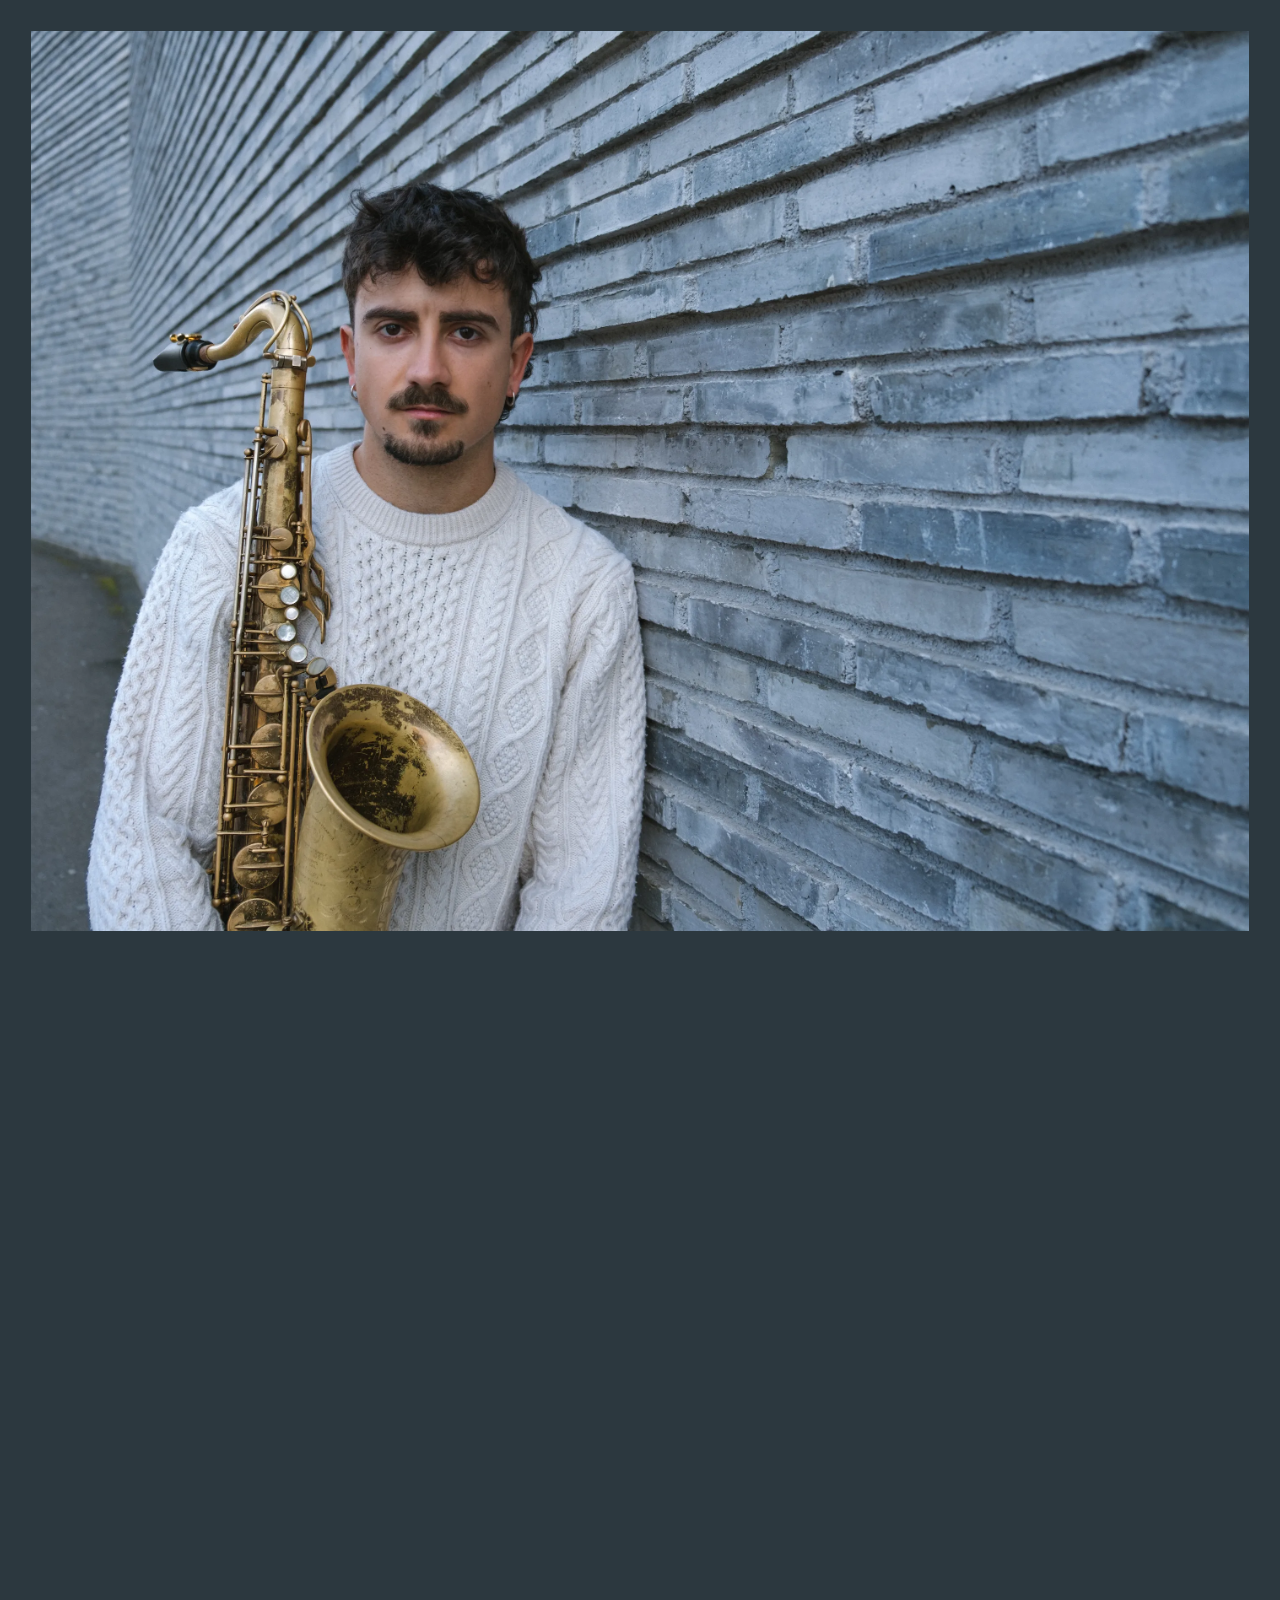
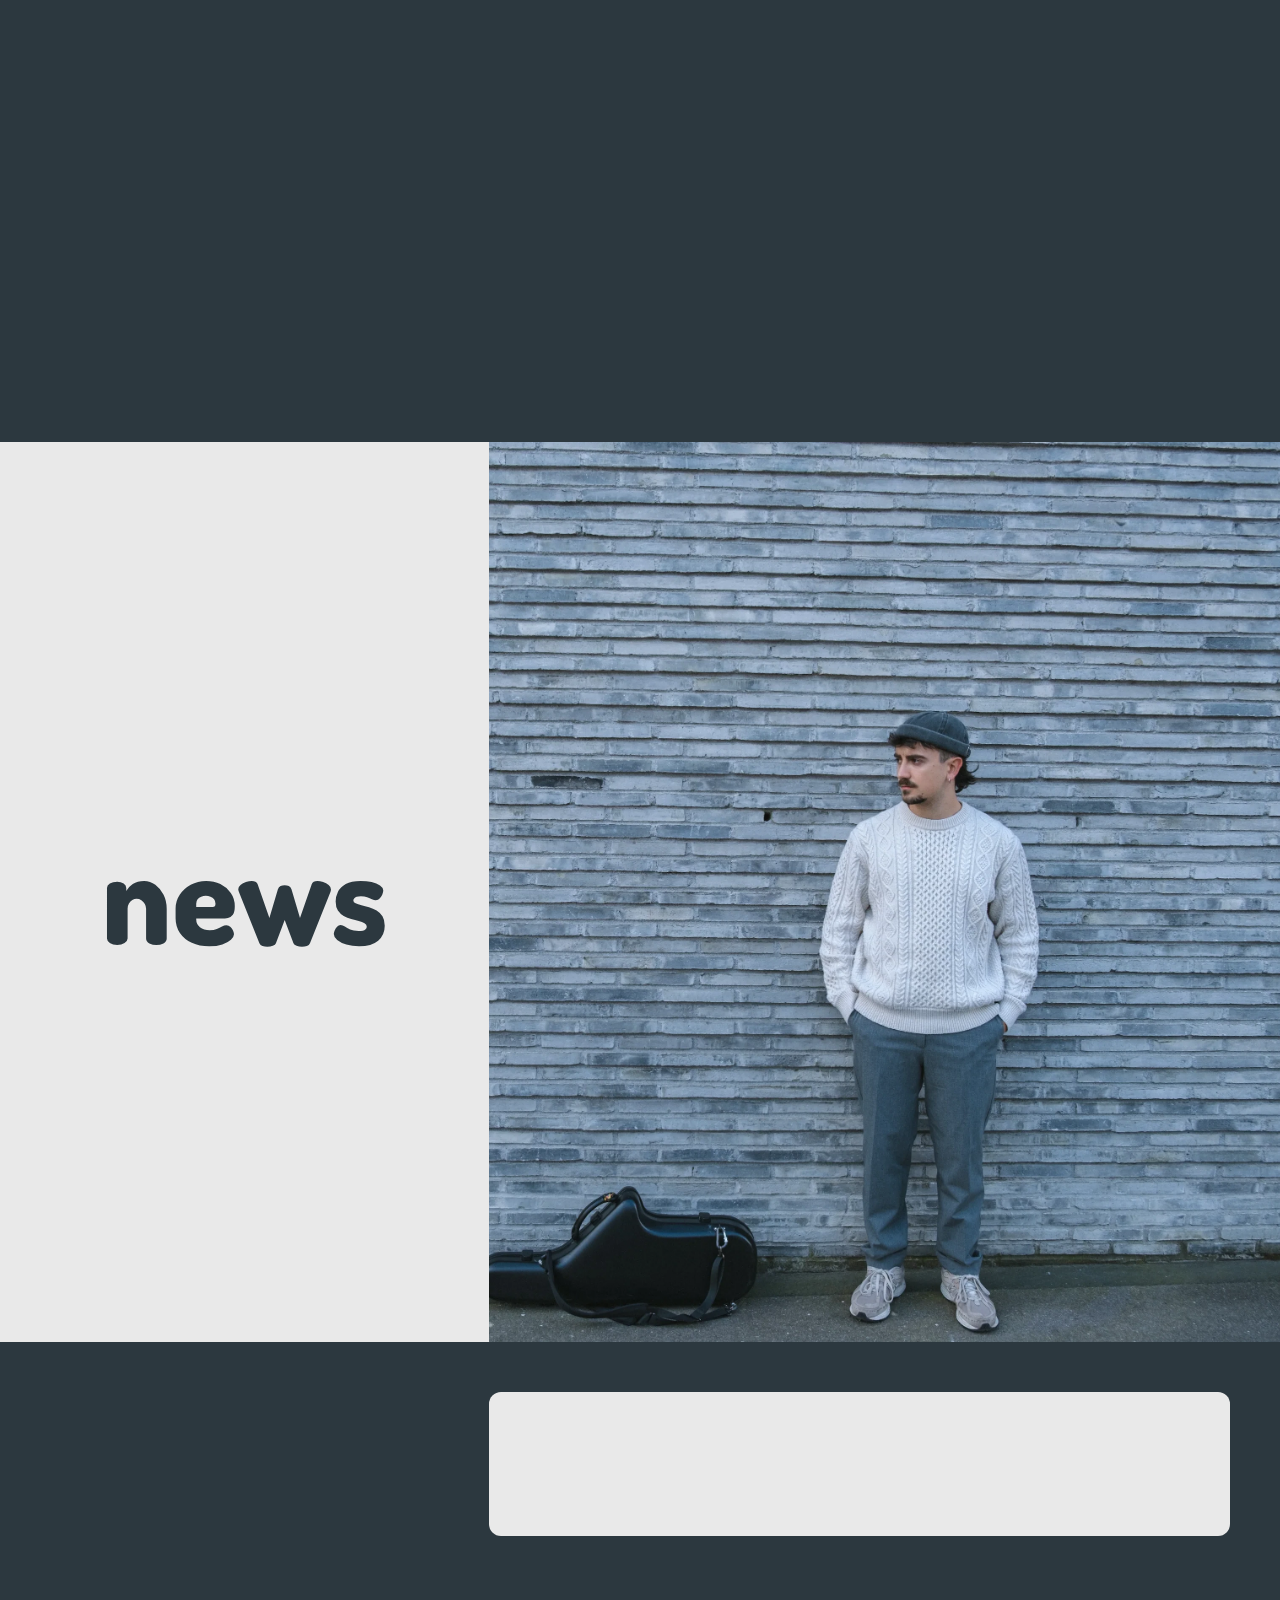
<file: home-v1.html>
<!DOCTYPE html>
<html lang="en">

<head>
    <meta charset="UTF-8">
    <meta name="viewport" content="width=device-width, initial-scale=1.0">
    <link rel="stylesheet" href="styles-v1.css">
    <link rel="stylesheet" href="instagram.css">
    <link rel="preconnect" href="https://fonts.googleapis.com">
    <link rel="preconnect" href="https://fonts.gstatic.com" crossorigin>
    <link
        href="https://fonts.googleapis.com/css2?family=Dosis:wght@200..800&family=Overpass:ital,wght@0,100..900;1,100..900&family=Rubik:ital,wght@0,300..900;1,300..900&display=swap"
        rel="stylesheet">
    <title>Javier Rojo Homepage</title>
</head>

<body>
    <div id="corner-top-left" class="corner-link"></div>
    <div id="corner-top-right" class="corner-link"></div>
    <div id="corner-bottom-right" class="corner-link"></div>
    <div id="corner-bottom-left" class="corner-link"></div>

    <navbar id="navbar"></navbar>

    <main id="main">
          
        <header id="home-hero">
            <img src="/images/javi/wall_close.webp"
                alt="Saxofonist Javier Rojo holding his saxophone, looking to the camera with a gray bricks wall as a background."
                id="hero-header-image" class="header-image">

            <div id="hero-background" class="header-background">
                <p id="hero-title">javier rojo</p>
                <div id="subheaders-wrapper">
                    <div id="hero-subheaders-container">
                        <p class="text translation-subheaders">saxofonista</p>
                        <span>|</span>
                        <p class="text translation-subheaders">clarinetista</p>
                        <span>|</span>
                        <p class="text translation-subheaders">compositor</p>
                    </div>
                </div>
            </div>
        </header>

        <div id="press">
            <div id="press-carousel"></div>
        </div>

        <div id="news">
            <div id="news-header">
                <img src="./images/javi/wall_horizontal_REVERSED.webp"
                    alt="Javier Rojo looking to the left in front of a gray bricks wall." id="news-header-image"
                    class="header-image">
                <div id="news-header-background" class="header-background">
                    <p class="section-title">news</p>
                </div>
            </div>

            <div id="news-container">
                <ul id="news-list"></ul>
                <div id="current-news">
                    <p id="current-news-date"></p>
                    <div id="current-news-content"></div>
                </div>
            </div>
        </div>

    </main>

    <footer id="footer"></footer>

    <script src="./js/script-v1.js" type="module"></script>
    <script src="./js/home-v1.js" type="module"></script>
</body>

</html>
</file>
<file: libs/text/styles.css>
*,
*::before,
*::after {
  margin: 0;
  padding: 0;
  box-sizing: border-box;
}

body {
  background-color: black;
  color: white;
  display: flex;
  flex-direction: column;
  gap: 5rem;
  font-size: 30px;
  font-family: monospace;
  font-weight: 100;
  overflow-x: hidden;
}

div {
  text-align: center;
  cursor: pointer;
  position: relative;
}
</file>
<file: styles-v1.css>
*,
*::before,
*::after {
  margin: 0;
  padding: 0;
  box-sizing: border-box;
}

:root {
  interpolate-size: allow-keywords;
  --font-header: "Dosis", sans-serif;
  --font-subheader: "Overpass", sans-serif;
  --font-main: "Rubik", sans-serif;
  --color-blue: hsl(211, 27%, 67%);
  --color-blue-flashy: hsl(209 89.4% 60.6%);
  --color-black: hsl(202, 17%, 21%);
  --color-black-transparent: hsla(202, 17%, 21%, 0.4);
  --color-white: hsl(216, 0%, 91.4%);
  --spacing-1: 12px;
  --spacing-2: 19px;
  --spacing-3: 31px;
  --spacing-4: 50px;
  --spacing-5: 82px;
  --spacing-6: 133px;
  --spacing-7: 215px;
  --spacing-8: 348px;
  --golden-ratio: 1.618;
  --easing-article: cubic-bezier(0.36, 0, 0.64, 1);
}

html,
body {
  height: 100%;
  overflow: unset;
  scrollbar-width: none;
  -ms-overflow-style: none;
}

html::-webkit-scrollbar,
body::-webkit-scrollbar {
  width: 0;
  height: 0;
}

html {
  scroll-behavior: smooth;
}

body {
  min-height: 100vh;
}

a {
  text-decoration: none;
  cursor: pointer;
}

ul {
  list-style: none;
}

/* ===> NAVBARS <=== */
#navbar {
  position: fixed;
  width: 100%;
  height: calc(100vh / var(--golden-ratio));
  z-index: 10;
  display: flex;
  flex-direction: column;
  justify-content: space-evenly;
  align-items: center;
  background: var(--color-white);
  box-shadow: 1px 5px 11px 2px var(--color-blue);
  transform: translateY(-110%);
}

#home {
  height: var(--spacing-4);
  width: var(--spacing-4);
  display: flex;
  justify-content: center;
  align-items: center;
  position: absolute;
  top: 50%;
  left: 50%;
  transform: translate(-50%, -50%);
}

#home svg {
  height: 100%;
  width: 100%;
}

.link-navbar {
  height: var(--spacing-4);
  width: var(--spacing-4);
  justify-self: center;
  align-self: center;
  display: flex;
  justify-content: center;
  align-items: center;
}

.link-navbar a,
.link-navbar svg {
  height: var(--spacing-3);
  width: var(--spacing-3);
  display: block;
  fill: var(--color-black);
}

.list {
  list-style: none;
  position: relative;
}

#navbar-languages {
  top: 0;
}

#list-languages {
  display: flex;
  justify-content: center;
  align-items: center;
  width: 100%;
  gap: var(--spacing-4);
}

.link-language {
  font-family: var(--font-header);
  font-size: clamp(var(--spacing-2), 1.8vw, var(--spacing-3));
  font-weight: 200;
  color: var(--color-black);
  text-transform: uppercase;
  cursor: pointer;
  transition: all 0.3s ease-in-out;
}

.link-language:hover {
  color: var(--color-blue);
}

.selected-language {
  font-weight: 900;
}

#list-sections {
  display: grid;
  grid-template-columns: repeat(2, 1fr);
  width: var(--spacing-7);
  height: var(--spacing-7);
}

/* ===> HOME <=== */
#main {
  position: relative;
  width: 100%;
  display: flex;
  flex-direction: column;
  background: var(--color-black);
}

#home-hero {
  position: relative;
  width: 100%;
  padding: var(--spacing-3);
}

.header-image {
  display: block;
  object-fit: cover;
  position: relative;
  max-width: 100%;
  min-height: 100vh;
}

.header-background {
  width: calc(100vw - 100vw / var(--golden-ratio));
  position: absolute;
  top: 0;
  background-color: var(--color-white);
  display: flex;
  flex-direction: column;
  justify-content: center;
  align-items: center;
  gap: var(--spacing-3);
  padding: 0 var(--spacing-2);
}

#hero-background {
  height: calc(100% / var(--golden-ratio));
  transform: translateX(120%);
  right: var(--spacing-3);
  top: var(--spacing-3);
  transition: transform 500ms linear(0, 1 44.7%, 0.898 51.8%, 0.874 55.1%, 0.866 58.4%, 0.888 64.3%, 1 77.4%, 0.98 84.5%, 1);
}

#hero-title {
  color: var(--color-black);
  font-family: var(--font-header);
  font-weight: 900;
  text-transform: uppercase;
  font-size: clamp(var(--spacing-4), 11vw, var(--spacing-6));
  text-align: center;
  line-height: 1;
  position: relative;
  width: 100%;
  transform: translateX(150%);
  transition: transform 1s cubic-bezier(0.22, 1, 0.36, 1);
}

#subheaders-wrapper {
  width: 100%;
  position: relative;
}

#hero-subheaders-container {
  color: var(--color-black);
  font-family: var(--font-subheader);
  font-size: clamp(var(--spacing-1), 2vw, var(--spacing-2));
  text-align: center;
  font-weight: 100;
  display: flex;
  justify-content: center;
  align-items: center;
  gap: var(--spacing-1);
  opacity: 0;
  position: absolute;
  left: 50%;
  transform: translateX(-50%);
}

#hero-subheaders-container>p,
#hero-subheaders-container>span {
  opacity: 0;
}

/* press carousel */
#press {
  display: flex;
  justify-content: center;
  align-items: center;
  width: 100%;
  min-height: 1080px;
}

#press-carousel {
  display: flex;
  flex-direction: column;
  justify-content: center;
  align-items: center;
  width: calc(100vw / var(--golden-ratio));
  position: relative;
  text-align: center;
}

.review-container {
  color: var(--color-white);
  font-family: var(--font-main);
  font-weight: 100;
  font-style: italic;
  font-size: clamp(1rem, 2.5vw, 1.7rem);
  position: relative;
}

.source-container {
  color: var(--color-blue);
  font-family: var(--font-header);
  font-weight: 800;
  font-size: clamp(1.3rem, 2.5vw, 2.2rem);
  position: relative;
}

/* ===> NEWS <=== */
#news {
  position: relative;
  width: 100vw;
  display: flex;
  flex-direction: column;
}

#news-header {
  position: relative;
  width: 100%;
  display: flex;
}

#news-header-background {
  height: 100%;
  left: 0;
  transform: translateX(0);
  transition: transform 500ms linear(0, 1 44.7%, 0.898 51.8%, 0.874 55.1%, 0.866 58.4%, 0.888 64.3%, 1 77.4%, 0.98 84.5%, 1);
}

.section-title {
  width: 100%;
  font-family: var(--font-header);
  font-size: var(--spacing-6);
  font-weight: 800;
  color: var(--color-black);
  text-align: center;
}

#news-container {
  min-height: 100vh;
  width: 100%;
  display: flex;
  background-color: var(--color-black);
  padding: var(--spacing-4) var(--spacing-4) var(--spacing-4) 0;
}

#news-list {
  width: calc(100vw - 100vw / var(--golden-ratio));
  height: 100%;
  display: flex;
  flex-direction: column;
  align-items: center;
  padding: 0 var(--spacing-4);
  gap: var(--spacing-2);
}

.article {
  position: relative;
  display: flex;
  width: 100%;
  height: var(--spacing-7);
  border-radius: var(--spacing-1);
  overflow: hidden;
  background-position: center;
  background-size: cover;
  transform: scale(0.97);
  transition: 0.3s var(--easing-article);
}

.article-image {
  position: absolute;
  object-fit: cover;
  object-position: center;
  width: 100%;
  z-index: 0;
}

.article-overlay {
  position: absolute;
  width: 110%;
  height: 110%;
  top: 50%;
  left: 50%;
  transform: translate(-50%, -50%);
  border-radius: inherit;
  background-color: var(--color-black-transparent);
  opacity: 1;
  backdrop-filter: blur(3px);
  z-index: 1;
  transition: 0.3s var(--easing-article);
}

.article-text {
  display: flex;
  flex-direction: column;
  height: 50%;
  padding: var(--spacing-2);
  color: var(--color-white);
  z-index: 3;
  text-shadow: 0px 0px 0px var(--color-black);
  transition: 0.3s var(--easing-article);
}

.article-background {
  position: absolute;
  height: 50%;
  width: calc(100% / var(--golden-ratio));
  top: 0;
  left: 0;
  border-radius: 0 0 var(--spacing-1) 0;
  background-color: var(--color-blue-flashy);
  z-index: 2;
  transform: translate(-100%, -100%);
  transition: 0.3s var(--easing-article);
}

.article:hover,
.article.inactive:hover {
  cursor: pointer;
  transform: scale(1);

  .article-overlay {
    opacity: 0;
    backdrop-filter: blur(0);
  }

  .article-text {
    text-shadow: 1px 1px 1px var(--color-black);
  }

  .article-background {
    transform: translate(0);
  }
}

.article.active {
  transform: scale(1);
}

.article.inactive {
  transform: scale(0.97);
}

.article.active .article-overlay {
  opacity: 0;
  backdrop-filter: blur(0);
}

.article.inactive .article-overlay {
  opacity: 1;
  backdrop-filter: blur(3px);
}

.article.active .article-text {
  text-shadow: 1px 1px 1px var(--color-black);
}

.article.inactive .article-text {
  text-shadow: 0px 0px 0px var(--color-black);
}

.article.active .article-background {
  transform: translate(0);
}

.article.inactive .article-background {
  transform: translate(-100%, -100%);
}

.article-time-ago {
  font-family: var(--font-subheader);
  font-size: var(--spacing-1);
  color: inherit;
}

.article-title {
  text-align: center;
  font-family: var(--font-header);
  font-size: var(--spacing-3);
  font-weight: 550;
  text-transform: uppercase;
  color: inherit;
}

#current-news {
  height: fit-content;
  flex: 1;
  display: flex;
  flex-direction: column;
  justify-content: center;
  align-items: center;
  gap: var(--spacing-5);
  background: var(--color-white);
  padding: var(--spacing-3);
  border-radius: var(--spacing-1);
  transition: 0.3s var(--easing-article);
  top: var(--spacing-4);
  position: sticky;
}

#current-news-date {
  font-family: var(--font-header);
  font-size: var(--spacing-3);
  font-weight: 400;
  color: var(--color-black);
  text-align: right;
  letter-spacing: 5px;
}

.doc-content span {
  color: var(--color-black);
  font-family: var(--font-main);
}

.news-content-link {
  color: var(--color-blue-flashy);
  font-weight: 700;
  text-decoration: none;
}

/* ===> FOOTER <=== */
#footer {
  background: var(--color-white);
  display: flex;
  flex-direction: column;
  justify-content: center;
  align-items: center;
  padding: var(--spacing-4) 0;
  gap: var(--spacing-2);
  color: var(--color-black);
  font-family: var(--font-subheader);
  font-weight: 200;
  height: calc(100vh - 100vh / var(--golden-ratio));
}

#footer a {
  color: var(--color-black);
  font-weight: 500;
  transition: color 0.3s ease-in-out;
}

#footer a:hover {
  color: var(--color-blue);
}

/* social media */
#list-social-medias {
  display: flex;
  justify-content: center;
  align-items: center;
  width: 100%;
  gap: var(--spacing-2);
}

.link-social-media {
  height: var(--spacing-3);
  width: var(--spacing-3);
}

.link-social-media a,
.link-social-media svg {
  height: 100%;
  width: 100%;
  display: block;
}

/* facebook */
#facebook-color-one {
  fill: var(--color-black);
  transition: fill 0.3s ease-in-out;
}

#facebook-color-two {
  fill: transparent;
  transition: fill 0.3s ease-in-out;
}

#facebook:hover #facebook-color-one {
  fill: #0866ff;
}

#facebook:hover #facebook-color-two {
  fill: transparent;
}

/* spotify */
#spotify-color {
  fill: var(--color-black);
  transition: fill 0.3s ease-in-out;
}

#spotify:hover #spotify-color {
  fill: #1ed760;
}

/* apple */
.apple-color {
  stop-color: var(--color-black);
  transition: stop-color 0.3s ease-in-out;
}

#apple:hover .apple-color {
  stop-color: #d1d1d1;
}

/* tidal */
#tidal-color {
  fill: var(--color-black);
  transition: fill 0.3s ease-in-out;
}

#tidal:hover #tidal-color {
  fill: #00bcd4;
}

#footer-text {
  display: flex;
  flex-direction: column;
  justify-content: center;
  align-items: center;
  width: 100%;
  gap: var(--spacing-1);
}

/* ===> RESPONSIVE <=== */
@media (max-width: 600px) {
  #hero-container {
    align-items: center;
    padding: 1rem;
  }

  #hero-subheaders-container {
    margin-right: 0;
  }

  #press-carousel {
    top: 25%;
    left: 50%;
  }
}
</file>
<file: instagram.css>
:root {
    --insta-anim-speed: 0.3s;
    --insta-anim-easing: ease-in-out;
    --gray: hsl(211, 27%, 67%);
}

@keyframes insta-anim-in-one {
  0% {
    stop-color: var(--color-black);
  }

  100% {
    stop-color: #e09b3d;
  }
}

@keyframes insta-anim-in-two {
  0% {
    stop-color: var(--color-black);
  }

  100% {
    stop-color: #c74c4d;
  }
}

@keyframes insta-anim-in-three {
  0% {
    stop-color: var(--color-black);
  }

  100% {
    stop-color: #c21975;
  }
}

@keyframes insta-anim-in-four {
  0% {
    stop-color: var(--color-black);
  }

  100% {
    stop-color: #7024c4;
  }
}

.instagram-color.one.insta-anim-in-one {
  animation: insta-anim-in-one var(--insta-anim-speed) var(--insta-anim-easing) forwards;
}

.instagram-color.two.insta-anim-in-two {
  animation: insta-anim-in-two var(--insta-anim-speed) var(--insta-anim-easing) forwards;
}

.instagram-color.three.insta-anim-in-three {
  animation: insta-anim-in-three var(--insta-anim-speed) var(--insta-anim-easing) forwards;
}

.instagram-color.four.insta-anim-in-four {
  animation: insta-anim-in-four var(--insta-anim-speed) var(--insta-anim-easing) forwards;
}

@keyframes insta-anim-out-one {
  0% {
    stop-color: #e09b3d;
  }

  100% {
    stop-color: var(--color-black);
  }
}

@keyframes insta-anim-out-two {
  0% {
    stop-color: #c74c4d;
  }

  100% {
    stop-color: var(--color-black);
  }
}

@keyframes insta-anim-out-three {
  0% {
    stop-color: #c21975;
  }

  100% {
    stop-color: var(--color-black);
  }
}

@keyframes insta-anim-out-four {
  0% {
    stop-color: #7024c4;
  }

  100% {
    stop-color: var(--color-black);
  }
}

.instagram-color.one.insta-anim-out-one {
  animation: insta-anim-out-one var(--insta-anim-speed) var(--insta-anim-easing) forwards;
}

.instagram-color.two.insta-anim-out-two {
  animation: insta-anim-out-two var(--insta-anim-speed) var(--insta-anim-easing) forwards;
}

.instagram-color.three.insta-anim-out-three {
  animation: insta-anim-out-three var(--insta-anim-speed) var(--insta-anim-easing) forwards;
}

.instagram-color.four.insta-anim-out-four {
  animation: insta-anim-out-four var(--insta-anim-speed) var(--insta-anim-easing) forwards;
}
</file>
